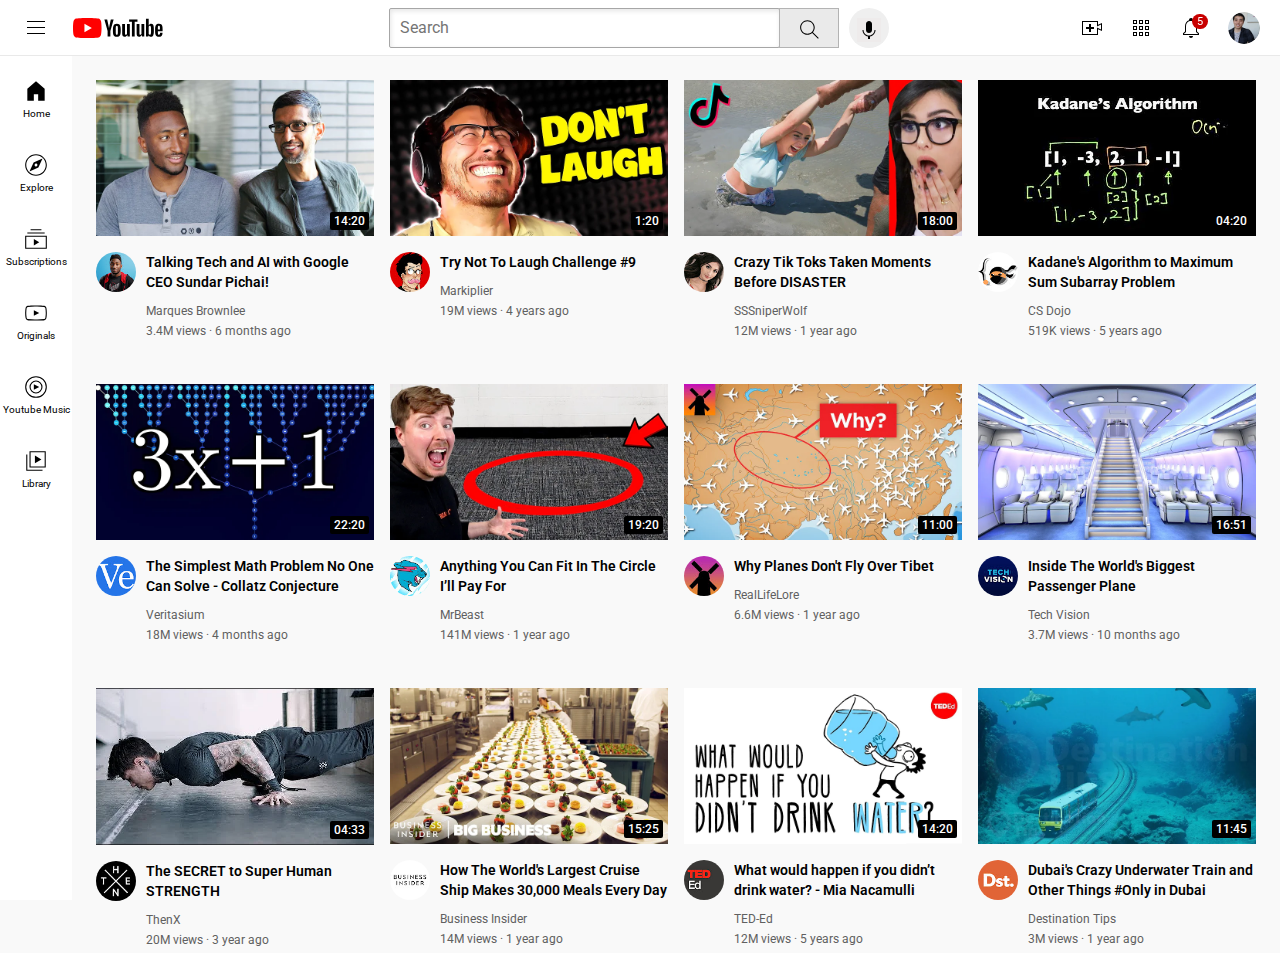
<file: index.html>
<!DOCTYPE html>
<html lang="en">
<head>
    <meta charset="UTF-8">
    <meta name="viewport" content="width=device-width, initial-scale=1.0">
    <link rel="stylesheet" href="style.css">
    <link rel="preconnect" href="https://fonts.googleapis.com">
    <link rel="preconnect" href="https://fonts.gstatic.com" crossorigin>
    <link href="https://fonts.googleapis.com/css2?family=Roboto:ital,wght@0,100;0,300;0,400;0,500;0,700;0,900;1,100;1,300;1,400;1,500;1,700;1,900&display=swap" rel="stylesheet">
    <title>YouTube</title>
</head>
<body>
    <div class="header">    
        <div class="left">
            <img class="ham" src="icon/hamburger-menu.svg">
            <img class="you" src="icon/youtube-logo.svg">
        </div>
        <div class="middle">
            <input class="bar" type="text" placeholder="Search">
            <button class="se-bu">
                <img class="se-pic" src="icon/search.svg">
                <div class="tool">Search</div>
            </button>
            <button class="vo-bu">
                <img class="abb" src="icon/voice-search-icon.svg">
                <div class="tool">Search with your Voice</div>
            </button>
        </div>
        <div class="right">
            <div class="aa">
                <img class="a"src="icon/upload.svg">
                <div class="tool">Create</div>
            </div>
            <div class="bb">
                <img class="b"src="icon/youtube-apps.svg">
                <div class="tool">Apps</div>
            </div>
            
            <div class="notify">
                <img class="c"src="icon/notifications.svg">
                <div class="notification">5</div>
                <div class="tool">Notifications</div>
            </div>
            
            <img  class="d" src="icon/my-channel.jpeg">
        </div>

        <div class="sidebar">
            <div class="sb">
                <img src="icon/home.svg">
                <div>Home</div>
            </div>
            <div class="sb">
                <img src="icon/explore.svg">
                <div>Explore</div>
            </div>
            <div class="sb">
                <img src="icon/subscriptions.svg">
                <div>Subscriptions</div>    
            </div>
            <div class="sb">
                <img src="icon/originals.svg">
                <div>Originals</div>
            </div>
            <div class="sb">
                <img src="icon/youtube-music.svg">
                <div>Youtube Music</div>
            </div>
            <div class="sb">
                <img src="icon/library.svg">
                <div>Library</div>
            </div>
        </div>



    </div>
    <div class="video-grid">
        <div class="vid-preview">
            <div class="thumb"> 
                <a href="https://www.youtube.com/watch?v=n2RNcPRtAiY">
                <img class="image" src="thumbnail/thumbnail-1.webp">
                </a>
                <div class="vid-time">
                    14:20
                </div>
            </div>
            <div class="vid-grid">   
                <div class="channel">
                    <img class="dp" src="dp/channel-1.jpeg">
                </div>
                <div class="vid-info">
                    <p class="vid-title">
                        Talking Tech and AI with Google CEO Sundar Pichai!
                    </p>
                    <p class="vid-author">
                        Marques Brownlee
                    </p>    
                    <p class="vid-stats">
                        3.4M views · 6 months ago
                    </p>
                </div>            
            </div>
        </div>
    
    
        <div class="vid-preview">
            <div class="thumb"> 
                <a href="https://www.youtube.com/watch?v=mP0RAo9SKZk">
                <img class="image" src="thumbnail/thumbnail-2.webp">
                </a>
                <div class="vid-time">
                    1:20
                </div>
            </div>
            <div class="vid-grid">   
                <div class="channel">
                    <img class="dp" src="dp/channel-2.jpeg">
                </div>
                <div class="vid-info">
                    <p class="vid-title">
                        Try Not To Laugh Challenge #9
                    </p>
                    <p class="vid-author">
                        Markiplier
                    </p>    
                    <p class="vid-stats">
                        19M views · 4 years ago
                    </p>
                </div>            
            </div>
        </div>
    
        <div class="vid-preview">
            <div class="thumb"> 
                <a href="https://www.youtube.com/watch?v=FgjPQQeTh1w">
                <img class="image" src="thumbnail/thumbnail-3.webp">
                </a> 
                <div class="vid-time">
                    18:00
                </div>
            </div>
            <div class="vid-grid">   
                <div class="channel">
                    <img class="dp" src="dp/channel-3.jpeg">
                </div>
                <div class="vid-info">
                    <p class="vid-title">
                        Crazy Tik Toks Taken Moments Before DISASTER
                    </p>
                    <p class="vid-author">
                        SSSniperWolf
                    </p>    
                    <p class="vid-stats">
                        12M views · 1 year ago
                    </p>
                </div>            
            </div>
        </div>
    
        <div class="vid-preview">
            <div class="thumb"> 
                <a href="https://www.youtube.com/watch?v=094y1Z2wpJg">
                <img class="image" src="thumbnail/thumbnail-5.webp">
                </a>
                <div class="vid-time">
                    04:20
                </div>
            </div>
            <div class="vid-grid">   
                <div class="channel">
                    <img class="dp" src="dp/channel-5.jpeg">
                </div>
                <div class="vid-info">
                    <p class="vid-title">
                        Kadane's Algorithm to Maximum Sum Subarray Problem
                    </p>
                    <p class="vid-author">
                        CS Dojo
                    </p>    
                    <p class="vid-stats">
                        519K views · 5 years ago
                    </p>
                </div>            
            </div>
        </div>
    
        <div class="vid-preview">
            <div class="thumb"> 
                <a href="https://www.youtube.com/watch?v=86CQq3pKSUw">
                <img class="image" src="thumbnail/thumbnail-4.webp">
                </a>
                <div class="vid-time">
                    22:20
                </div>
            </div>
            <div class="vid-grid">   
                <div class="channel">
                    <img class="dp" src="dp/channel-4.jpeg">
                </div>
                <div class="vid-info">
                    <p class="vid-title">
                        The Simplest Math Problem No One Can Solve - Collatz Conjecture
                    </p>
                    <p class="vid-author">
                        Veritasium
                    </p>    
                    <p class="vid-stats">
                        18M views · 4 months ago
                    </p>
                </div>            
            </div>
        </div>
    
        <div class="vid-preview">
            <div class="thumb"> 
                <a href="https://www.youtube.com/watch?v=yXWw0_UfSFg">
                <img class="image" src="thumbnail/thumbnail-6.webp">
                </a>
                <div class="vid-time">
                    19:20
                </div>
            </div>
            <div class="vid-grid">   
                <div class="channel">
                    <img class="dp" src="dp/channel-6.jpeg">
                </div>
                <div class="vid-info">
                    <p class="vid-title">
                    Anything You Can Fit In The Circle I’ll Pay For
                    </p>
                    <p class="vid-author"> 
                        MrBeast 
                    </p>    
                    <p class="vid-stats">
                        141M views · 1 year ago
                    </p>
                </div>            
            </div>
        </div>

        <div class="vid-preview">
            <div class="thumb"> 
                <a href="https://www.youtube.com/watch?v=fNVa1qMbF9Y">
                <img class="image" src="thumbnail/thumbnail-7.webp">
                </a>
                <div class="vid-time">
                    11:00
                </div>
            </div>
            <div class="vid-grid">   
                <div class="channel">
                    <img class="dp" src="dp/channel-7.jpeg">
                </div>
                <div class="vid-info">
                    <p class="vid-title">
                        Why Planes Don't Fly Over Tibet
                    </p>
                    <p class="vid-author">
                        RealLifeLore
                    </p>    
                    <p class="vid-stats">
                        6.6M views · 1 year ago
                    </p>
                </div>            
            </div>
        </div>

        <div class="vid-preview">
            <div class="thumb"> 
                <a href="https://www.youtube.com/watch?v=lFm4EM1juls">
                <img class="image" src="thumbnail/thumbnail-8.webp">
                </a>
                <div class="vid-time">
                    16:51
                </div>
            </div>
            <div class="vid-grid">   
                <div class="channel">
                    <img class="dp" src="dp/channel-8.jpeg">
                </div>
                <div class="vid-info">
                    <p class="vid-title">
                       Inside The World's Biggest Passenger Plane
                    </p>
                    <p class="vid-author">
                        Tech Vision
                    </p>    
                    <p class="vid-stats">
                        3.7M views · 10 months ago
                    </p>
                </div>            
            </div>
        </div>

        <div class="vid-preview">
            <div class="thumb"> 
                <a href="https://www.youtube.com/watch?v=ixmxOlcrlUc">
                <img class="image" src="thumbnail/thumbnail-9.webp">
                </a>
                <div class="vid-time">
                    04:33
                </div>
            </div>
            <div class="vid-grid">   
                <div class="channel">
                    <img class="dp" src="dp/channel-9.jpeg">
                </div>
                <div class="vid-info">
                    <p class="vid-title">
                       The SECRET to Super Human STRENGTH
                    </p>
                    <p class="vid-author">
                        ThenX
                    </p>    
                    <p class="vid-stats">
                        20M views · 3 year ago
                    </p>
                </div>            
            </div>
        </div>

        <div class="vid-preview">
            <div class="thumb"> 
                <a href="https://www.youtube.com/watch?v=R2vXbFp5C9o">
                <img class="image" src="thumbnail/thumbnail-10.webp">
                </a>
                <div class="vid-time">
                    15:25
                </div>
            </div>
            <div class="vid-grid">   
                <div class="channel">
                    <img class="dp" src="dp/channel-10.jpeg">
                </div>
                <div class="vid-info">
                    <p class="vid-title">
                        How The World's Largest Cruise Ship Makes 30,000 Meals Every Day
                    </p>
                    <p class="vid-author">
                        Business Insider
                    </p>    
                    <p class="vid-stats">
                        14M views · 1 year ago
                    </p>
                </div>            
            </div>
        </div>

        <div class="vid-preview">
            <div class="thumb"> 
                <a href="https://www.youtube.com/watch?v=0nZuYyXET3s">
                <img class="image" src="thumbnail/thumbnail-12.webp">
                </a>
                <div class="vid-time">
                    14:20
                </div>
            </div>
            <div class="vid-grid">   
                <div class="channel">
                    <img class="dp" src="dp/channel-12.jpeg">
                </div>
                <div class="vid-info">
                    <p class="vid-title">
                        What would happen if you didn’t drink water? - Mia Nacamulli
                    </p>
                    <p class="vid-author">
                        TED-Ed
                    </p>    
                    <p class="vid-stats">
                        12M views · 5 years ago
                    </p>
                </div>            
            </div>
        </div>

        <div class="vid-preview">
            <div class="thumb"> 
                <a href="https://www.youtube.com/watch?v=9iMGFqMmUFs">
                <img class="image" src="thumbnail/thumbnail-11.webp">
                </a>
                <div class="vid-time">
                    11:45
                </div>
            </div>
            <div class="vid-grid">   
                <div class="channel">
                    <img class="dp" src="dp/channel-11.jpeg">
                </div>
                <div class="vid-info">
                    <p class="vid-title">
                        Dubai's Crazy Underwater Train and Other Things #Only in Dubai
                    </p>
                    <p class="vid-author">
                        Destination Tips
                    </p>    
                    <p class="vid-stats">
                        3M views · 1 year ago
                    </p>
                </div>            
            </div>
        </div>
        

    </div>
    
    
</body>
</html>
</file>
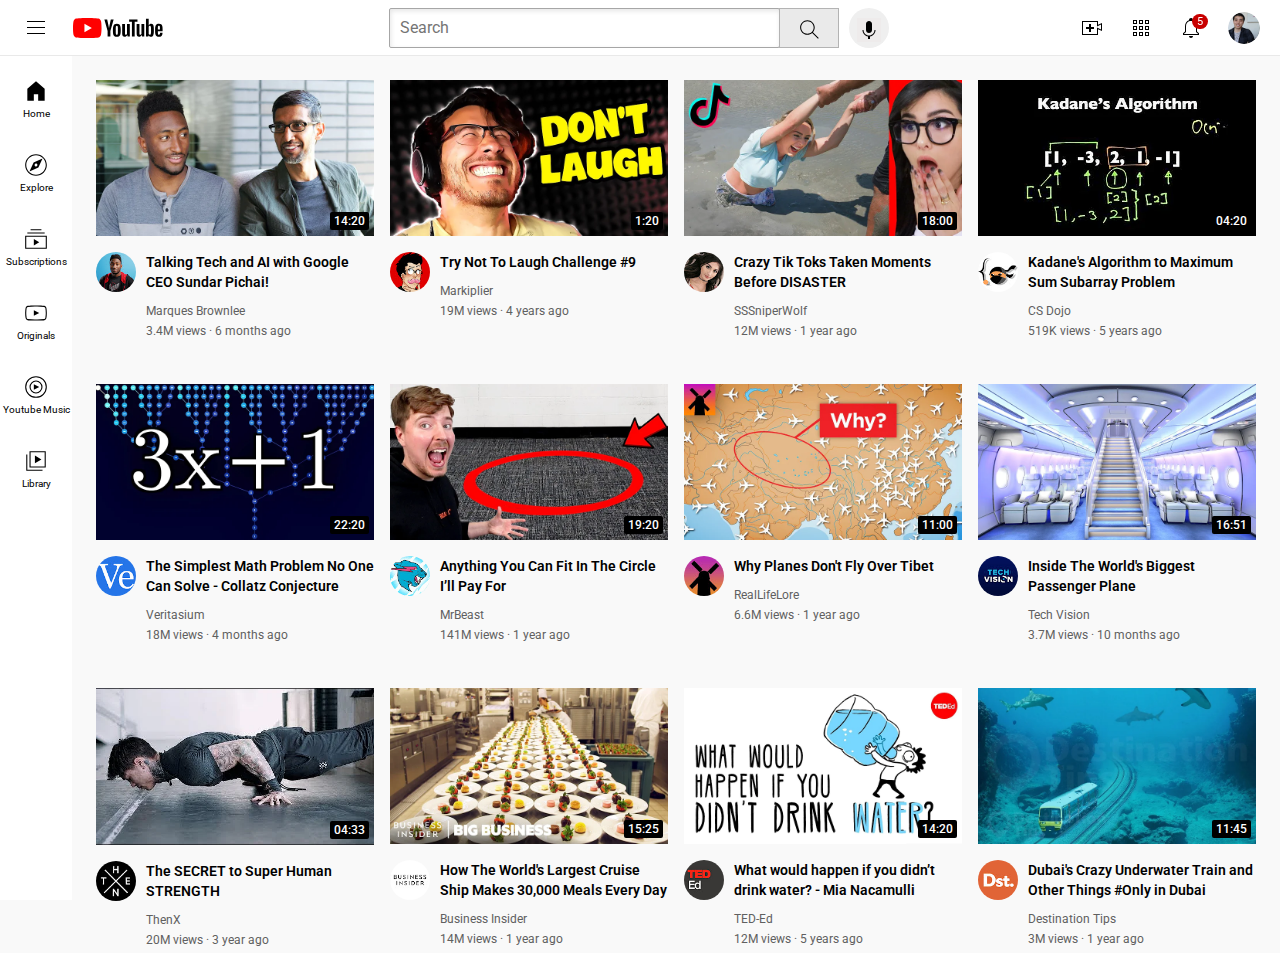
<file: youtube.html>
<!DOCTYPE html>
<html lang="en">
<head>
    <meta charset="UTF-8">
    <meta name="viewport" content="width=device-width, initial-scale=1.0">
    <link rel="stylesheet" href="style.css">
    <link rel="preconnect" href="https://fonts.googleapis.com">
    <link rel="preconnect" href="https://fonts.gstatic.com" crossorigin>
    <link href="https://fonts.googleapis.com/css2?family=Roboto:ital,wght@0,100;0,300;0,400;0,500;0,700;0,900;1,100;1,300;1,400;1,500;1,700;1,900&display=swap" rel="stylesheet">
    <title>YouTube</title>
</head>
<body>
    <div class="header">    
        <div class="left">
            <img class="ham" src="icon/hamburger-menu.svg">
            <img class="you" src="icon/youtube-logo.svg">
        </div>
        <div class="middle">
            <input class="bar" type="text" placeholder="Search">
            <button class="se-bu">
                <img class="se-pic" src="icon/search.svg">
                <div class="tool">Search</div>
            </button>
            <button class="vo-bu">
                <img class="abb" src="icon/voice-search-icon.svg">
                <div class="tool">Search with your Voice</div>
            </button>
        </div>
        <div class="right">
            <div class="aa">
                <img class="a"src="icon/upload.svg">
                <div class="tool">Create</div>
            </div>
            <div class="bb">
                <img class="b"src="icon/youtube-apps.svg">
                <div class="tool">Apps</div>
            </div>
            
            <div class="notify">
                <img class="c"src="icon/notifications.svg">
                <div class="notification">5</div>
                <div class="tool">Notifications</div>
            </div>
            
            <img  class="d" src="icon/my-channel.jpeg">
        </div>

        <div class="sidebar">
            <div class="sb">
                <img src="icon/home.svg">
                <div>Home</div>
            </div>
            <div class="sb">
                <img src="icon/explore.svg">
                <div>Explore</div>
            </div>
            <div class="sb">
                <img src="icon/subscriptions.svg">
                <div>Subscriptions</div>    
            </div>
            <div class="sb">
                <img src="icon/originals.svg">
                <div>Originals</div>
            </div>
            <div class="sb">
                <img src="icon/youtube-music.svg">
                <div>Youtube Music</div>
            </div>
            <div class="sb">
                <img src="icon/library.svg">
                <div>Library</div>
            </div>
        </div>



    </div>
    <div class="video-grid">
        <div class="vid-preview">
            <div class="thumb"> 
                <a href="https://www.youtube.com/watch?v=n2RNcPRtAiY">
                <img class="image" src="thumbnail/thumbnail-1.webp">
                </a>
                <div class="vid-time">
                    14:20
                </div>
            </div>
            <div class="vid-grid">   
                <div class="channel">
                    <img class="dp" src="dp/channel-1.jpeg">
                </div>
                <div class="vid-info">
                    <p class="vid-title">
                        Talking Tech and AI with Google CEO Sundar Pichai!
                    </p>
                    <p class="vid-author">
                        Marques Brownlee
                    </p>    
                    <p class="vid-stats">
                        3.4M views · 6 months ago
                    </p>
                </div>            
            </div>
        </div>
    
    
        <div class="vid-preview">
            <div class="thumb"> 
                <a href="https://www.youtube.com/watch?v=mP0RAo9SKZk">
                <img class="image" src="thumbnail/thumbnail-2.webp">
                </a>
                <div class="vid-time">
                    1:20
                </div>
            </div>
            <div class="vid-grid">   
                <div class="channel">
                    <img class="dp" src="dp/channel-2.jpeg">
                </div>
                <div class="vid-info">
                    <p class="vid-title">
                        Try Not To Laugh Challenge #9
                    </p>
                    <p class="vid-author">
                        Markiplier
                    </p>    
                    <p class="vid-stats">
                        19M views · 4 years ago
                    </p>
                </div>            
            </div>
        </div>
    
        <div class="vid-preview">
            <div class="thumb"> 
                <a href="https://www.youtube.com/watch?v=FgjPQQeTh1w">
                <img class="image" src="thumbnail/thumbnail-3.webp">
                </a> 
                <div class="vid-time">
                    18:00
                </div>
            </div>
            <div class="vid-grid">   
                <div class="channel">
                    <img class="dp" src="dp/channel-3.jpeg">
                </div>
                <div class="vid-info">
                    <p class="vid-title">
                        Crazy Tik Toks Taken Moments Before DISASTER
                    </p>
                    <p class="vid-author">
                        SSSniperWolf
                    </p>    
                    <p class="vid-stats">
                        12M views · 1 year ago
                    </p>
                </div>            
            </div>
        </div>
    
        <div class="vid-preview">
            <div class="thumb"> 
                <a href="https://www.youtube.com/watch?v=094y1Z2wpJg">
                <img class="image" src="thumbnail/thumbnail-5.webp">
                </a>
                <div class="vid-time">
                    04:20
                </div>
            </div>
            <div class="vid-grid">   
                <div class="channel">
                    <img class="dp" src="dp/channel-5.jpeg">
                </div>
                <div class="vid-info">
                    <p class="vid-title">
                        Kadane's Algorithm to Maximum Sum Subarray Problem
                    </p>
                    <p class="vid-author">
                        CS Dojo
                    </p>    
                    <p class="vid-stats">
                        519K views · 5 years ago
                    </p>
                </div>            
            </div>
        </div>
    
        <div class="vid-preview">
            <div class="thumb"> 
                <a href="https://www.youtube.com/watch?v=86CQq3pKSUw">
                <img class="image" src="thumbnail/thumbnail-4.webp">
                </a>
                <div class="vid-time">
                    22:20
                </div>
            </div>
            <div class="vid-grid">   
                <div class="channel">
                    <img class="dp" src="dp/channel-4.jpeg">
                </div>
                <div class="vid-info">
                    <p class="vid-title">
                        The Simplest Math Problem No One Can Solve - Collatz Conjecture
                    </p>
                    <p class="vid-author">
                        Veritasium
                    </p>    
                    <p class="vid-stats">
                        18M views · 4 months ago
                    </p>
                </div>            
            </div>
        </div>
    
        <div class="vid-preview">
            <div class="thumb"> 
                <a href="https://www.youtube.com/watch?v=yXWw0_UfSFg">
                <img class="image" src="thumbnail/thumbnail-6.webp">
                </a>
                <div class="vid-time">
                    19:20
                </div>
            </div>
            <div class="vid-grid">   
                <div class="channel">
                    <img class="dp" src="dp/channel-6.jpeg">
                </div>
                <div class="vid-info">
                    <p class="vid-title">
                    Anything You Can Fit In The Circle I’ll Pay For
                    </p>
                    <p class="vid-author"> 
                        MrBeast 
                    </p>    
                    <p class="vid-stats">
                        141M views · 1 year ago
                    </p>
                </div>            
            </div>
        </div>

        <div class="vid-preview">
            <div class="thumb"> 
                <a href="https://www.youtube.com/watch?v=fNVa1qMbF9Y">
                <img class="image" src="thumbnail/thumbnail-7.webp">
                </a>
                <div class="vid-time">
                    11:00
                </div>
            </div>
            <div class="vid-grid">   
                <div class="channel">
                    <img class="dp" src="dp/channel-7.jpeg">
                </div>
                <div class="vid-info">
                    <p class="vid-title">
                        Why Planes Don't Fly Over Tibet
                    </p>
                    <p class="vid-author">
                        RealLifeLore
                    </p>    
                    <p class="vid-stats">
                        6.6M views · 1 year ago
                    </p>
                </div>            
            </div>
        </div>

        <div class="vid-preview">
            <div class="thumb"> 
                <a href="https://www.youtube.com/watch?v=lFm4EM1juls">
                <img class="image" src="thumbnail/thumbnail-8.webp">
                </a>
                <div class="vid-time">
                    16:51
                </div>
            </div>
            <div class="vid-grid">   
                <div class="channel">
                    <img class="dp" src="dp/channel-8.jpeg">
                </div>
                <div class="vid-info">
                    <p class="vid-title">
                       Inside The World's Biggest Passenger Plane
                    </p>
                    <p class="vid-author">
                        Tech Vision
                    </p>    
                    <p class="vid-stats">
                        3.7M views · 10 months ago
                    </p>
                </div>            
            </div>
        </div>

        <div class="vid-preview">
            <div class="thumb"> 
                <a href="https://www.youtube.com/watch?v=ixmxOlcrlUc">
                <img class="image" src="thumbnail/thumbnail-9.webp">
                </a>
                <div class="vid-time">
                    04:33
                </div>
            </div>
            <div class="vid-grid">   
                <div class="channel">
                    <img class="dp" src="dp/channel-9.jpeg">
                </div>
                <div class="vid-info">
                    <p class="vid-title">
                       The SECRET to Super Human STRENGTH
                    </p>
                    <p class="vid-author">
                        ThenX
                    </p>    
                    <p class="vid-stats">
                        20M views · 3 year ago
                    </p>
                </div>            
            </div>
        </div>

        <div class="vid-preview">
            <div class="thumb"> 
                <a href="https://www.youtube.com/watch?v=R2vXbFp5C9o">
                <img class="image" src="thumbnail/thumbnail-10.webp">
                </a>
                <div class="vid-time">
                    15:25
                </div>
            </div>
            <div class="vid-grid">   
                <div class="channel">
                    <img class="dp" src="dp/channel-10.jpeg">
                </div>
                <div class="vid-info">
                    <p class="vid-title">
                        How The World's Largest Cruise Ship Makes 30,000 Meals Every Day
                    </p>
                    <p class="vid-author">
                        Business Insider
                    </p>    
                    <p class="vid-stats">
                        14M views · 1 year ago
                    </p>
                </div>            
            </div>
        </div>

        <div class="vid-preview">
            <div class="thumb"> 
                <a href="https://www.youtube.com/watch?v=0nZuYyXET3s">
                <img class="image" src="thumbnail/thumbnail-12.webp">
                </a>
                <div class="vid-time">
                    14:20
                </div>
            </div>
            <div class="vid-grid">   
                <div class="channel">
                    <img class="dp" src="dp/channel-12.jpeg">
                </div>
                <div class="vid-info">
                    <p class="vid-title">
                        What would happen if you didn’t drink water? - Mia Nacamulli
                    </p>
                    <p class="vid-author">
                        TED-Ed
                    </p>    
                    <p class="vid-stats">
                        12M views · 5 years ago
                    </p>
                </div>            
            </div>
        </div>

        <div class="vid-preview">
            <div class="thumb"> 
                <a href="https://www.youtube.com/watch?v=9iMGFqMmUFs">
                <img class="image" src="thumbnail/thumbnail-11.webp">
                </a>
                <div class="vid-time">
                    11:45
                </div>
            </div>
            <div class="vid-grid">   
                <div class="channel">
                    <img class="dp" src="dp/channel-11.jpeg">
                </div>
                <div class="vid-info">
                    <p class="vid-title">
                        Dubai's Crazy Underwater Train and Other Things #Only in Dubai
                    </p>
                    <p class="vid-author">
                        Destination Tips
                    </p>    
                    <p class="vid-stats">
                        3M views · 1 year ago
                    </p>
                </div>            
            </div>
        </div>
        

    </div>
    
    
</body>
</html>
</file>
<file: style.css>
.image{
    width: 100%;
    
}
.vid-author,.vid-stats{
    font-size: 12px;
    color: rgb(96, 96, 96);
    margin-bottom: 6px;
}
.vid-title{
    margin-top: 0;
    font-size: 14px;
    font-weight: 600;
    line-height: 20px;
    margin-bottom: 12px;
    display:inline-block;  
}
.thumb{
    margin-bottom: 12px;
   
    position: relative;
    
}
.dp{
    display:inline-block;
    width: 40px;
    border-radius: 50px;
}
p{
    font-family: Roboto ,Arial, Helvetica, sans-serif;
    margin-top: 0;
    margin-bottom: 0;
}
.vid-grid{
    display: grid;
    grid-template-columns: 50px 1fr;
    
}
.video-grid{
    display: grid;
    grid-template-columns: 1fr 1fr 1fr 1fr;
    column-gap: 16px;
    row-gap: 40px;
    
}
@media(max-width){
    .video-grid{
        grid-template-columns: 1fr 1fr 1fr;

    }

}
body{
    margin:0;
    padding-top: 80px;
    padding-left: 96px;
    background-color: rgb(249, 249, 249);
    padding-right: 24px;
    
}
.header{
    height: 55px;
    display:flex;
    flex-direction: row;
    justify-content: space-between;
    z-index: 100;
    position: fixed;
    top:0;
    left:0;
    right:0;
    background-color: white;
    border-bottom-width: 1px;
    border-bottom-style: solid;
    border-bottom-color: rgb(233, 233, 233);

    
    
}
.left{
    display: flex;
    align-items: center;
   

}
.middle{
    flex:1;
    margin-left: 70px;
    margin-right: 35px;
    max-width: 500px;
    display: flex;
    align-items: center;
}
.ham{
    height: 24px;
    margin-left: 24px;
  
    margin-right: 16px;
   

}
.you{
    height: 20px;
    margin-left: 9px;

}
.se-bu{
    height:40px;
    width:60px;
    background-color: rgb(234, 234, 234);
    border-width: 1px;
    border-style: solid;
    border-color: rgb(179, 179, 179);
    margin-left: -1px;
    margin-right: 10px;
    
     
}
.se-bu,.vo-bu,.aa,.bb,.notify{
    position: relative;
    display: flex;
    justify-content: center;
    align-items: center;
}
.se-bu .tool,.notify .tool,.vo-bu .tool,.aa .tool,.bb .tool{
    position: absolute;
    background-color: gray;
    color: white;
    padding-top: 4px;
    padding-bottom: 4px;
    padding-left: 8px;
    padding-right: 8px;
    border-radius: 2px;
    font-size: 12px;
    bottom: -35px;
    opacity: 0;
    transition: opacity 0.15s;
    pointer-events: none;
    white-space: nowrap;
}
.se-bu:hover .tool,.notify:hover .tool,.vo-bu:hover .tool,.aa:hover .tool,.bb:hover .tool{
    opacity: 1;
}

.se-pic{
    height: 25px;
    margin-top: 4px;
}
.vo-bu{
    height:40px;
    width:40px;
    border-radius:20px; 
    border:none;

}
.abb{
    height:24px;
    margin-top: 4px;
    background-color: rgb(238, 235, 235);
}
.bar{
    flex:1;
    height:36px;
    font-size: 16px;
    padding-left: 10px;
    border-style: solid;
    border-width: 1px;
    border-color: rgb(166, 166, 166);
    border-radius: 2px;
    box-shadow: inset 1px 2px 5px rgba(0,0, 0,0.10);
}
.bar::placeholder{
    font-family: Roboto,Arial, Helvetica, sans-serif;
    font-size: 16px;
    
}
.right{
    width:180px;
    display: flex;
    align-items: center;
    justify-content: space-between;
    margin-right: 20px;
    flex-shrink: 0;
    

}
.a{
    height: 24px;
}
.b{
    height: 24px;
}
.c{
    height: 24px;
}
.d{
    height: 32px;
    border-radius: 16px;
}
.sidebar{
    position: fixed;
    left: 0;
    top: 56px;
    bottom: 0;
    width: 72px;
    background-color: white;
    z-index: 200;
    padding-top: 5px;
    cursor: pointer;
    
}
.sb{
    
    height: 74px;
    flex-direction: column;
    display: flex;
    align-items: center;
    justify-content: center;
 
}
.sb img{
    height: 26px;
    margin-bottom: 4px;
}
.sb div{
    font-family: Roboto ,Arial, Helvetica, sans-serif;
    font-size: 10px;
}
.sb:hover
{
    background-color: rgb(231, 231, 231);
}
.vid-time{
    position: absolute;
    background-color: black;
    color: white;
    bottom: 10px;
    right: 5px;
    font-family: Roboto ,Arial, Helvetica, sans-serif;
    font-size: 12px;
    padding-top: 2px;
    padding-bottom: 2px;
    padding-left:4px;
    padding-right: 4px;
    border-radius: 2px;
    font-weight: 500;
}
.notify{
    position: relative;
}
.notification{
    position: absolute;
    top:-2px;
    right:-5px;
    background-color: rgb(200, 0, 0);
    color: white;
    border-radius: 10px;
    font-size: 11px;
    font-family: Roboto ,Arial, Helvetica, sans-serif;
    padding-left: 5px;
    padding-right: 5px;
    padding-top: 1px;
    padding-bottom: 1px;

}
</file>
